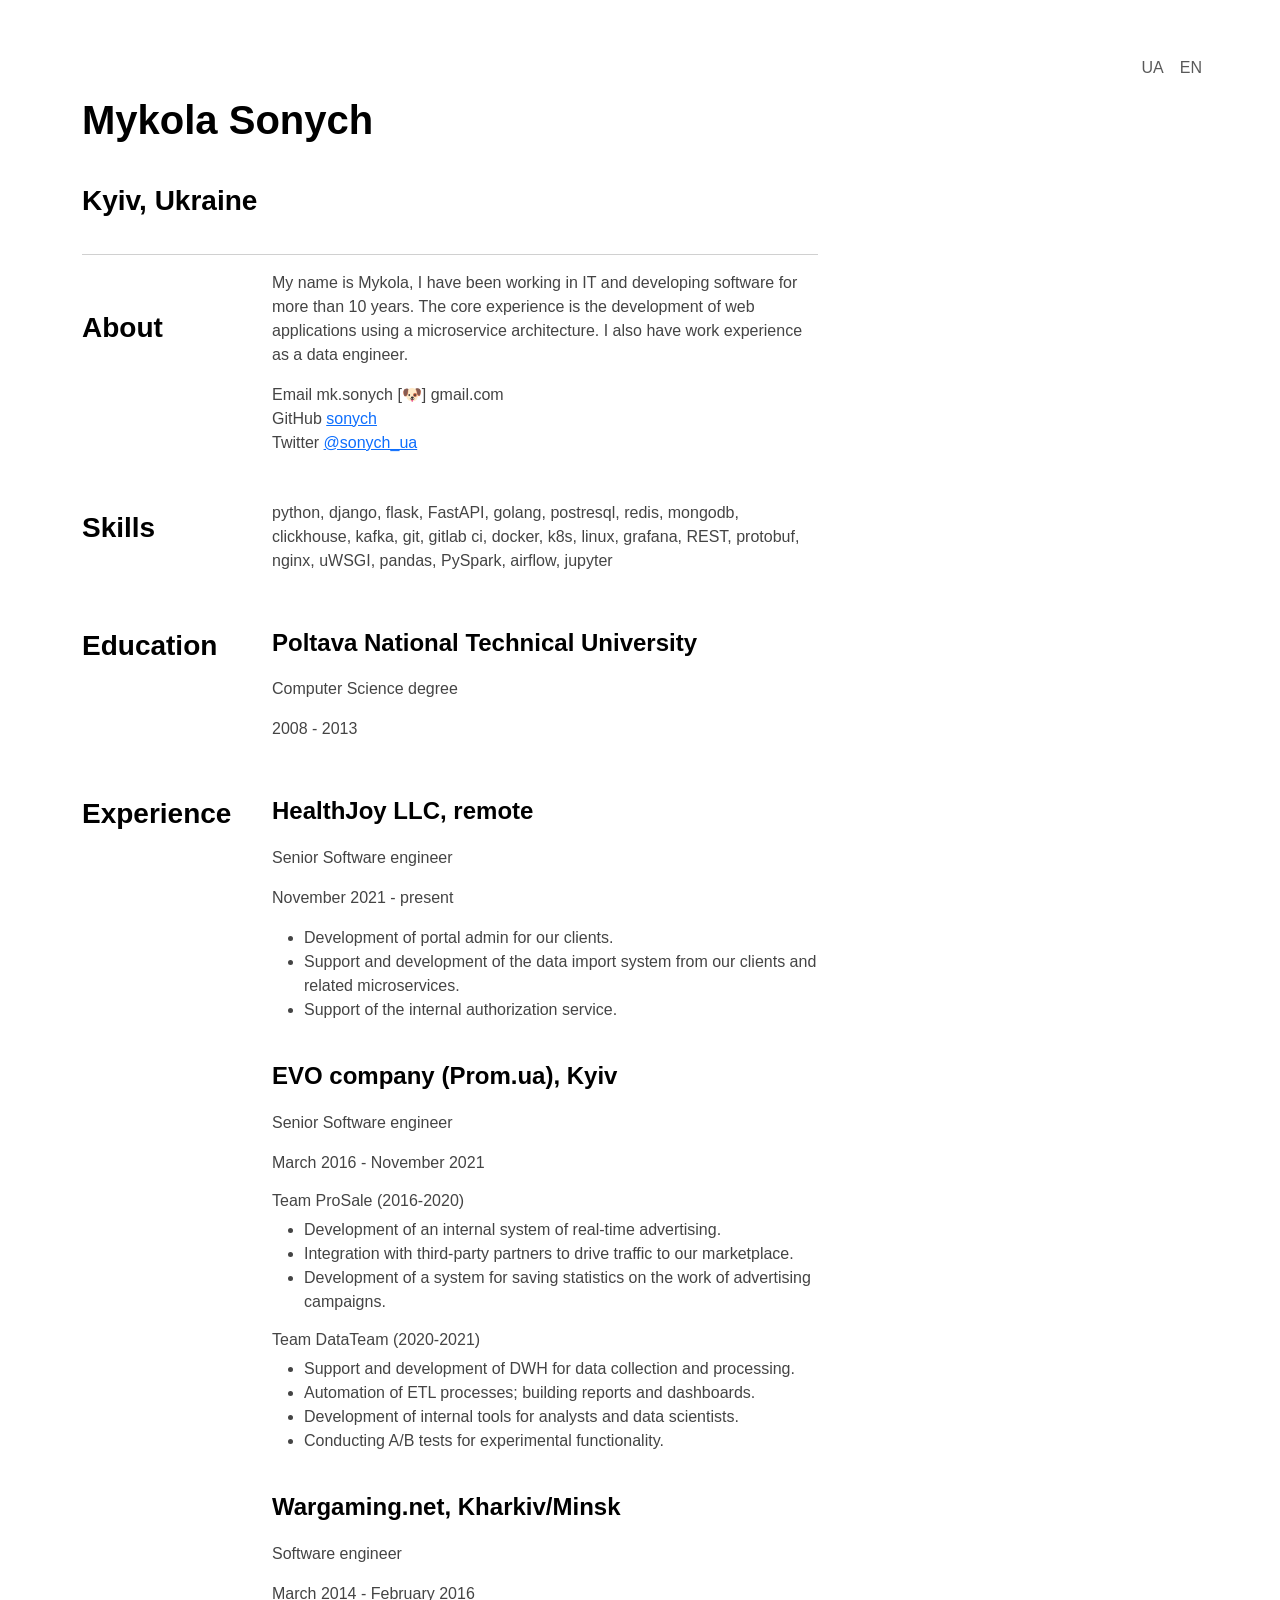
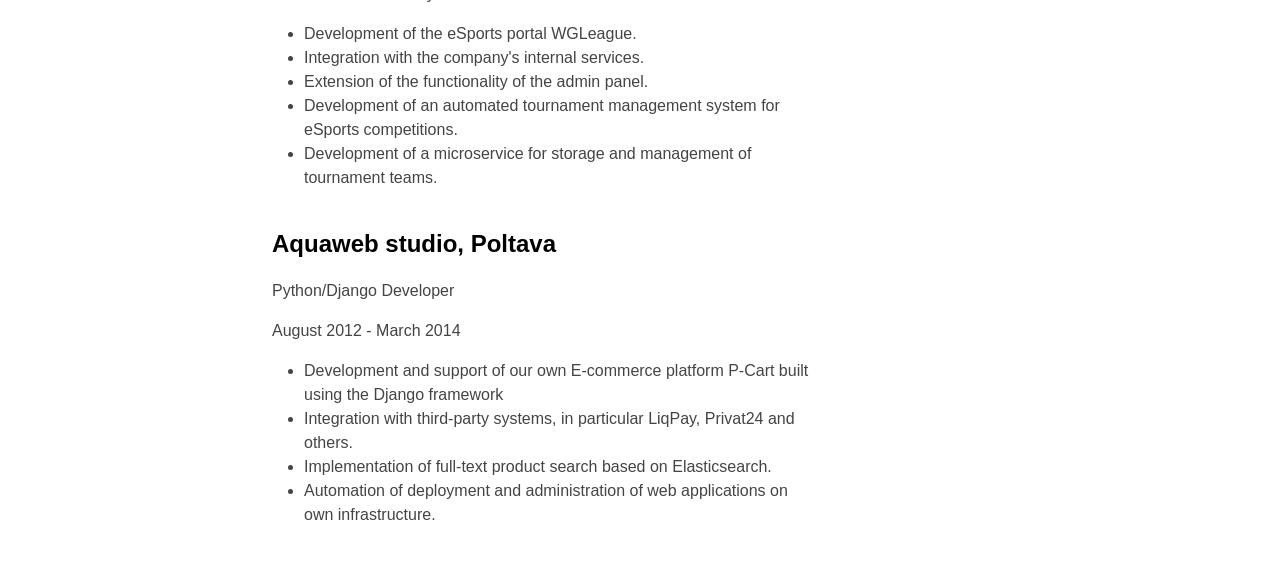
<file: index.html>
<!DOCTYPE html>
<html lang="en">
    <head>
        <meta charset="utf-8">
        <meta http-equiv="X-UA-Compatible" content="IE=edge">
        <meta name="viewport" content="width=device-width, initial-scale=1">
        <title>Mykola Sonych - CV</title>
        <link href="https://cdn.jsdelivr.net/npm/bootstrap@5.3.0/dist/css/bootstrap.min.css" rel="stylesheet" integrity="sha384-9ndCyUaIbzAi2FUVXJi0CjmCapSmO7SnpJef0486qhLnuZ2cdeRhO02iuK6FUUVM" crossorigin="anonymous">
        <style>
            body {
                margin: 40px 0;
                color: #444;
                font: 16px/24px 'Helvetica Neue', Helvetica, Arial, sans-serif;
                font-weight: 300;
            }
            h1, h2, h3, h4 {
                font-weight: bold;
                color: #000;
            }
            h2, h3, h4 {
                margin: 20px 0;
                margin-top: 40px;
            }
            blockquote {
                margin-top: 40px;
                margin-bottom: 40px;
            }
            .navbar-nav {
                margin-left: auto;
                padding-right: 70px;
            }
        </style>
    </head>
    <body>
        <nav class="navbar navbar-expand-sm">
            <ul class="navbar-nav">
                <li class="nav-item">
                    <a class="nav-link" href="/index_ua.html">UA</a>
                </li>
                <li class="nav-item">
                    <a class="nav-link" href="/">EN</a>
                </li>
            </ul>
        </nav>
        
        <div class="container">
            <div class="row">
                <div class="col-md-8 col-md-offset-2">
                    <div class="row">
                        <div class="col-md-6">
                            <h1>Mykola Sonych</h1>
                            <h3>Kyiv, Ukraine</h3>
                        </div>
                        <div class="col-md-6">
                            <!-- <img
                                class="media-object img-circle pull-right"
                                src="[data-uri]?????="
                                style="width: 100px; height: 100px; margin-top: 20px;"
                            /> -->
                        </div>
                    </div>
                    <hr />
                    <div class="row">
                        <div class="col-md-3">
                            <h3 class="about">About</h3>
                        </div>
                        <div class="col-md-9">
                            <p>
                                My name is Mykola, I have been working in IT and developing software for more than 10 years. 
                                The core experience is the development of web applications using a microservice architecture. 
                                I also have work experience as a data engineer.
                            </p>
                            <p>
                                <strong>Email</strong>
                                <a>mk.sonych [🐶] gmail.com</a><br />
                                <strong>GitHub</strong>
                                <a href="https://github.com/sonych" target="_blank">sonych</a><br />
                                <strong>Twitter</strong>
                                <a href="https://twitter.com/sonych_ua" target="_blank">@sonych_ua</a>
                            </p>
                        </div>
                    </div>
                    <div class="row">
                        <div class="col-md-3">
                            <h3>Skills</h3>
                        </div>
                        <div class="col-md-9">
                            <p style="padding-top:30px">python, django, flask, FastAPI, golang, postresql, redis, mongodb, clickhouse, kafka, git, gitlab ci, docker, k8s, linux, grafana, REST, protobuf, nginx, uWSGI, pandas, PySpark, airflow, jupyter</p>
                        </div>
                    </div>
                    <div class="row">
                        <div class="col-md-3">
                            <h3>Education</h3>
                        </div>
                        <div class="col-md-9">
                            <h4>Poltava National Technical University</h4>
                            <p><strong>Computer Science degree</strong></p>
                            <p>2008 - 2013</p>
                        </div>
                    </div>
                    <div class="row">
                        <div class="col-md-3">
                            <h3>Experience</h3>
                        </div>
                        <div class="col-md-9">
                            <!-- HealthJoy -->
                            <h4>HealthJoy LLC, remote</h4>
                            <p><strong>Senior Software engineer</strong></p>
                            <p>November 2021 - present</p>
                            <ul>
                                <li>Development of portal admin for our clients.</li>
                                <li>Support and development of the data import system from our clients and related microservices.</li>
                                <li>Support of the internal authorization service.</li>
                            </ul>

                            <!-- EVO -->
                            <h4>EVO company (Prom.ua), Kyiv</h4>
                            <p><strong>Senior Software engineer</strong></p>
                            <p>March 2016 - November 2021</p>
                            <p>
                                <!-- ? desc -->
                            </p>
                            
                            <h6>Team ProSale (2016-2020)</h6>
                            <ul>
                                <li>Development of an internal system of real-time advertising.</li>
                                <li>Integration with third-party partners to drive traffic to our marketplace.</li>
                                <li>Development of a system for saving statistics on the work of advertising campaigns.</li>
                            </ul>

                            <h6>Team DataTeam (2020-2021)</h6>
                            <ul>
                                <li>Support and development of DWH for data collection and processing.</li>
                                <li>Automation of ETL processes; building reports and dashboards.</li>
                                <li>Development of internal tools for analysts and data scientists.</li>
                                <li>Conducting A/B tests for experimental functionality.</li>
                            </ul>

                            <!-- WG -->
                            <h4>Wargaming.net, Kharkiv/Minsk</h4>
                            <p><strong>Software engineer</strong></p>
                            <p>March 2014 - February 2016</p>
                            <p>
                                <!-- ? desc -->
                            </p>
                            <ul>
                                <li>Development of the eSports portal WGLeague.</li>
                                <li>Integration with the company's internal services.</li>
                                <li>Extension of the functionality of the admin panel.</li>
                                <li>Development of an automated tournament management system for eSports competitions.</li>
                                <li>Development of a microservice for storage and management of tournament teams.</li>
                            </ul>

                            <!-- Aquaweb -->
                            <h4>Aquaweb studio, Poltava</h4>
                            <p><strong>Python/Django Developer</strong></p>
                            <p>August 2012 - March 2014</p>
                            <p>
                                <!-- ? desc -->
                            </p>
                            <ul>
                                <li>Development and support of our own E-commerce platform P-Cart built using the Django framework</li>
                                <li>Integration with third-party systems, in particular LiqPay, Privat24 and others.</li>
                                <li>Implementation of full-text product search based on Elasticsearch.</li>
                                <li>Automation of deployment and administration of web applications on own infrastructure.</li>
                            </ul>
                        </div>
                    </div>
                </div>
            </div>
        </div>
        
        <!-- Google tag (gtag.js) -->
        <script async src="https://www.googletagmanager.com/gtag/js?id=G-VFMDKJMWF0"></script>
        <script>
        window.dataLayer = window.dataLayer || [];
        function gtag(){dataLayer.push(arguments);}
        gtag('js', new Date());

        gtag('config', 'G-VFMDKJMWF0');
        </script>

    </body>
</html>
</file>
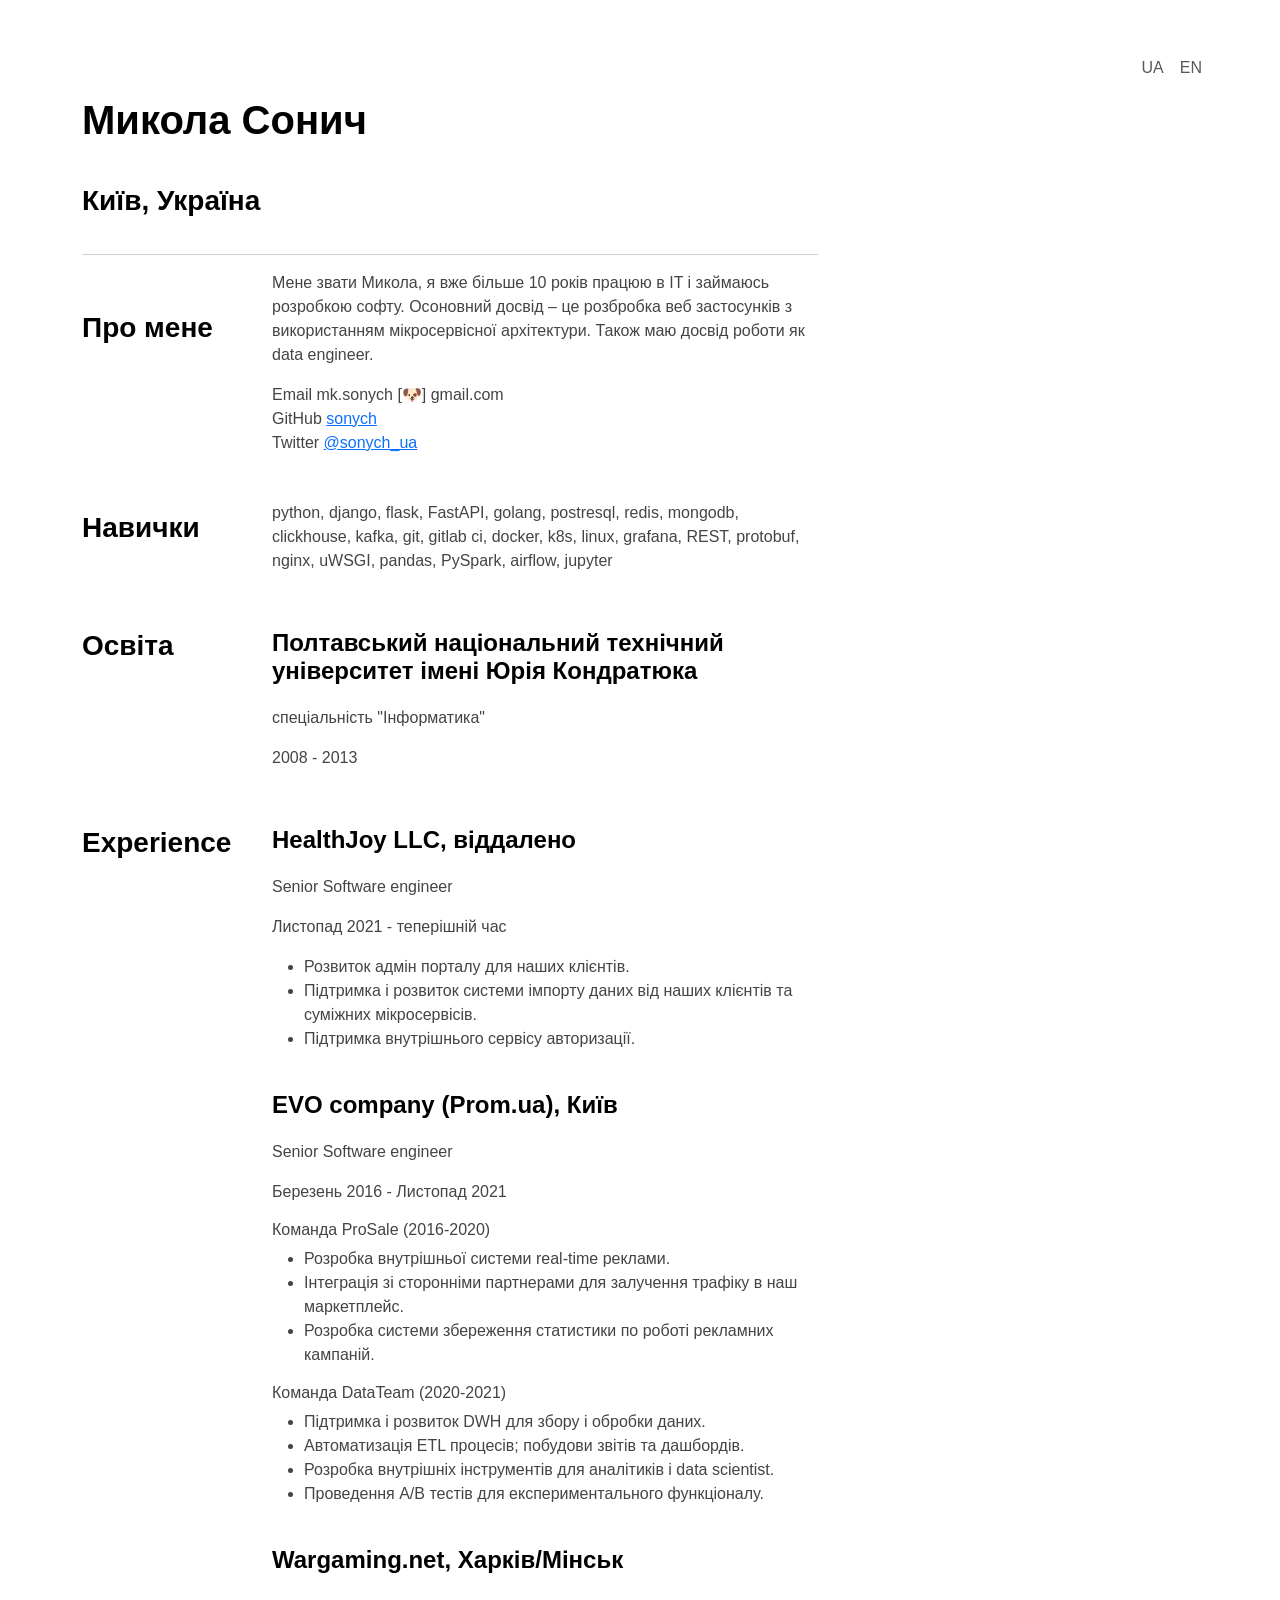
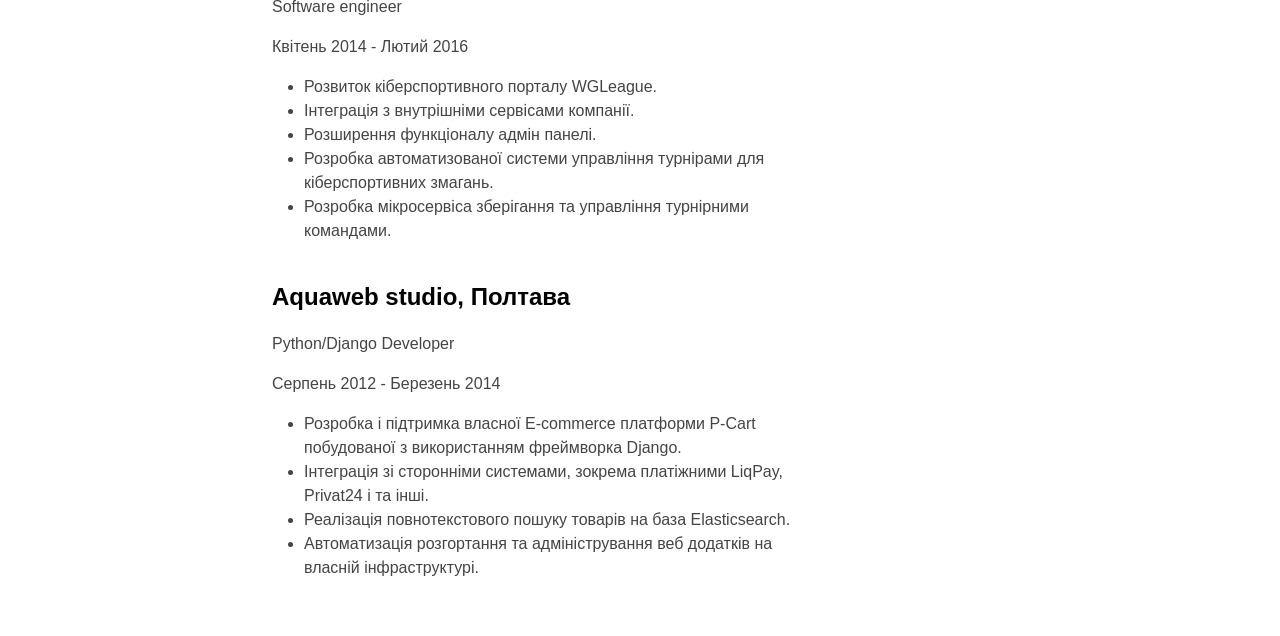
<file: index_ua.html>
<!DOCTYPE html>
<html lang="en">
    <head>
        <meta charset="utf-8">
        <meta http-equiv="X-UA-Compatible" content="IE=edge">
        <meta name="viewport" content="width=device-width, initial-scale=1">
        <title>Микола Сонич - Резюме</title>
        <link href="https://cdn.jsdelivr.net/npm/bootstrap@5.3.0/dist/css/bootstrap.min.css" rel="stylesheet" integrity="sha384-9ndCyUaIbzAi2FUVXJi0CjmCapSmO7SnpJef0486qhLnuZ2cdeRhO02iuK6FUUVM" crossorigin="anonymous">
        <style>
            body {
                margin: 40px 0;
                color: #444;
                font: 16px/24px 'Helvetica Neue', Helvetica, Arial, sans-serif;
                font-weight: 300;
            }
            h1, h2, h3, h4 {
                font-weight: bold;
                color: #000;
            }
            h2, h3, h4 {
                margin: 20px 0;
                margin-top: 40px;
            }
            blockquote {
                margin-top: 40px;
                margin-bottom: 40px;
            }
            .navbar-nav {
                margin-left: auto;
                padding-right: 70px;
            }
        </style>
    </head>
    <body>
        <nav class="navbar navbar-expand-sm">
            <ul class="navbar-nav">
                <li class="nav-item">
                    <a class="nav-link" href="/index_ua.html">UA</a>
                </li>
                <li class="nav-item">
                    <a class="nav-link" href="/">EN</a>
                </li>
            </ul>
        </nav>
        
        <div class="container">
            <div class="row">
                <div class="col-md-8 col-md-offset-2">
                    <div class="row">
                        <div class="col-md-6">
                            <h1>Микола Сонич</h1>
                            <h3>Київ, Україна</h3>
                        </div>
                        <div class="col-md-6">
                            <!-- <img
                                class="media-object img-circle pull-right"
                                src="[data-uri]?????="
                                style="width: 100px; height: 100px; margin-top: 20px;"
                            /> -->
                        </div>
                    </div>
                    <hr />
                    <div class="row">
                        <div class="col-md-3">
                            <h3 class="about">Про мене</h3>
                        </div>
                        <div class="col-md-9">
                            <p>
                                Мене звати Микола, я вже більше 10 років працюю в IT і займаюсь розробкою софту. Осоновний досвід – це розбробка
                                веб застосунків з використанням мікросервісної архітектури. Також маю досвід роботи як data engineer.
                            </p>
                            <p>
                                <strong>Email</strong>
                                <a>mk.sonych [🐶] gmail.com</a><br />
                                <strong>GitHub</strong>
                                <a href="https://github.com/sonych" target="_blank">sonych</a><br />
                                <strong>Twitter</strong>
                                <a href="https://twitter.com/sonych_ua" target="_blank">@sonych_ua</a>
                            </p>
                        </div>
                    </div>
                    <div class="row">
                        <div class="col-md-3">
                            <h3>Навички</h3>
                        </div>
                        <div class="col-md-9">
                            <p style="padding-top:30px">python, django, flask, FastAPI, golang, postresql, redis, mongodb, clickhouse, kafka, git, gitlab ci, docker, k8s, linux, grafana, REST, protobuf, nginx, uWSGI, pandas, PySpark, airflow, jupyter</p>
                        </div>
                    </div>
                    <div class="row">
                        <div class="col-md-3">
                            <h3>Освіта</h3>
                        </div>
                        <div class="col-md-9">
                            <h4>Полтавський національний технічний університет імені Юрія Кондратюка</h4>
                            <p><strong>спеціальність "Інформатика"</strong></p>
                            <p>2008 - 2013</p>
                        </div>
                    </div>
                    <div class="row">
                        <div class="col-md-3">
                            <h3>Experience</h3>
                        </div>
                        <div class="col-md-9">
                            <!-- HealthJoy -->
                            <h4>HealthJoy LLC, віддалено</h4>
                            <p><strong>Senior Software engineer</strong></p>
                            <p>Листопад 2021 - теперішній час</p>
                            <ul>
                                <li>Розвиток адмін порталу для наших клієнтів.</li>
                                <li>Підтримка і розвиток системи імпорту даних від наших клієнтів та суміжних мікросервісів.</li>
                                <li>Підтримка внутрішнього сервісу авторизації.</li>
                            </ul>

                            <!-- EVO -->
                            <h4>EVO company (Prom.ua), Київ</h4>
                            <p><strong>Senior Software engineer</strong></p>
                            <p>Березень 2016 - Листопад 2021</p>
                            <p>
                                <!-- ? desc -->
                            </p>
                            
                            <h6>Команда ProSale (2016-2020)</h6>
                            <ul>
                                <li>Розробка внутрішньої системи real-time реклами.</li>
                                <li>Інтеграція зі сторонніми партнерами для залучення трафіку в наш маркетплейс.</li>
                                <li>Розробка системи збереження статистики по роботі рекламних кампаній.</li>
                            </ul>

                            <h6>Команда DataTeam (2020-2021)</h6>
                            <ul>
                                <li>Підтримка і розвиток DWH для збору і обробки даних.</li>
                                <li>Автоматизація ETL процесів; побудови звітів та дашбордів.</li>
                                <li>Розробка внутрішніх інструментів для аналітиків і data scientist.</li>
                                <li>Проведення A/B тестів для експериментального функціоналу.</li>
                            </ul>

                            <!-- WG -->
                            <h4>Wargaming.net, Харків/Мінськ</h4>
                            <p><strong>Software engineer</strong></p>
                            <p>Квітень 2014 - Лютий 2016</p>
                            <p>
                                <!-- ? desc -->
                            </p>
                            <ul>
                                <li>Розвиток кіберспортивного порталу WGLeague.</li>
                                <li>Інтеграція з внутрішніми сервісами компанії.</li>
                                <li>Розширення функціоналу адмін панелі.</li>
                                <li>Розробка автоматизованої системи управління турнірами для кіберспортивних змагань.</li>
                                <li>Розробка мікросервіса зберігання та управління турнірними командами.</li>
                            </ul>

                            <!-- Aquaweb -->
                            <h4>Aquaweb studio, Полтава</h4>
                            <p><strong>Python/Django Developer</strong></p>
                            <p>Серпень 2012 - Березень 2014</p>
                            <p>
                                <!-- ? desc -->
                            </p>
                            <ul>
                                <li>Розробка і підтримка власної E-commerce платформи P-Cart побудованої з використанням фреймворка Django.</li>
                                <li>Інтеграція зі сторонніми системами, зокрема платіжними LiqPay, Privat24 і та інші.</li>
                                <li>Реалізація повнотекстового пошуку товарів на база Elasticsearch.</li>
                                <li>Автоматизація розгортання та адміністрування веб додатків на власній інфраструктурі.</li>
                            </ul>
                        </div>
                    </div>
                </div>
            </div>
        </div>
        
        <!-- Google tag (gtag.js) -->
        <script async src="https://www.googletagmanager.com/gtag/js?id=G-VFMDKJMWF0"></script>
        <script>
        window.dataLayer = window.dataLayer || [];
        function gtag(){dataLayer.push(arguments);}
        gtag('js', new Date());

        gtag('config', 'G-VFMDKJMWF0');
        </script>

    </body>
</html>
</file>
